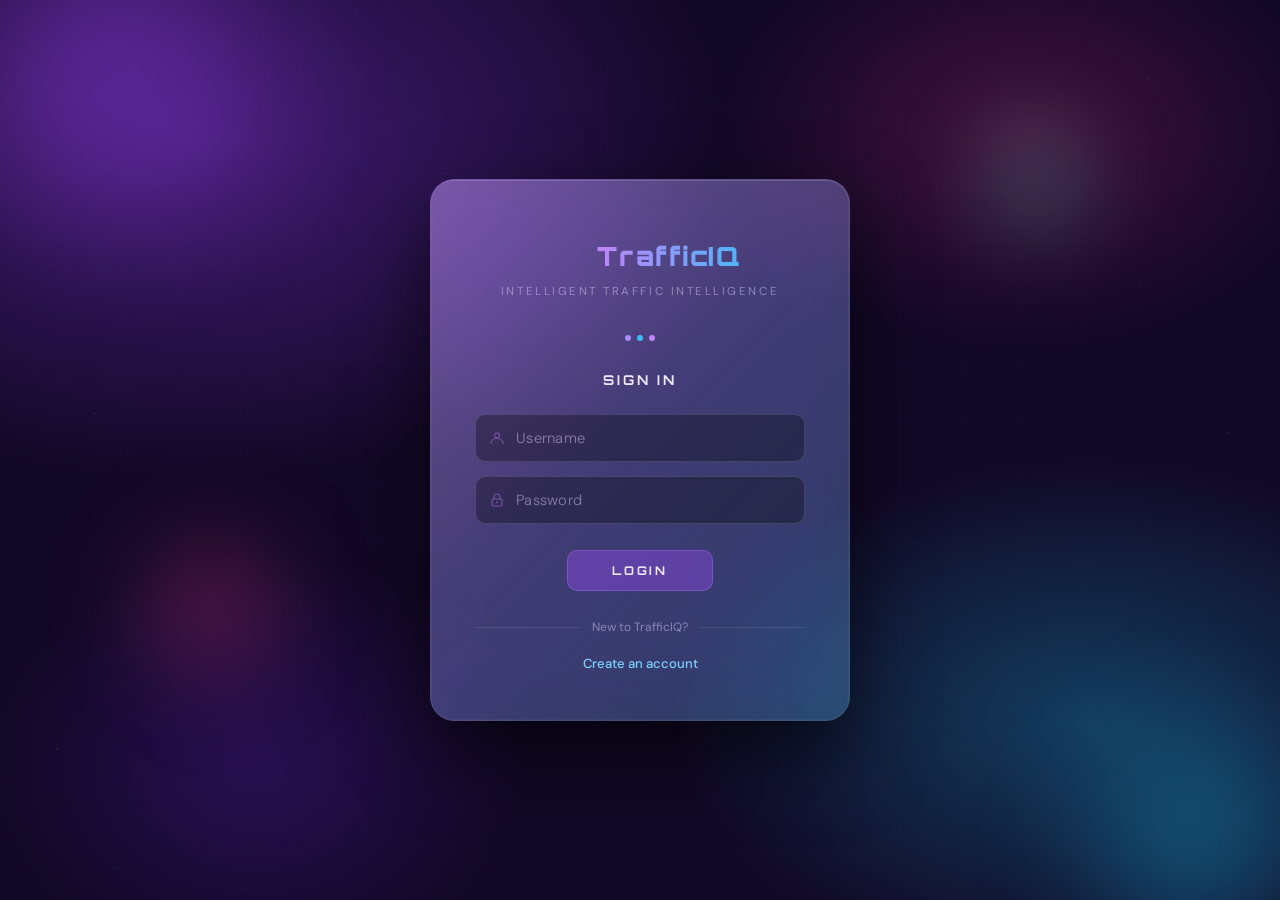
<file: Dashboard/pages/login.html>
<!doctype html>
<html>
  <head>
    <title>Login | TrafficIQ</title>
    <meta name="viewport" content="width=device-width, initial-scale=1" />
    <link rel="preconnect" href="https://fonts.googleapis.com" />
    <link rel="preconnect" href="https://fonts.gstatic.com" crossorigin />
    <link
      href="https://fonts.googleapis.com/css2?family=Orbitron:wght@700;900&family=DM+Sans:ital,opsz,wght@0,9..40,300;0,9..40,400;0,9..40,500;1,9..40,300&display=swap"
      rel="stylesheet"
    />

    <style>
      *,
      *::before,
      *::after {
        box-sizing: border-box;
        margin: 0;
        padding: 0;
      }

      :root {
        --deep: #110825;
        --mid: #1c0d3a;
        --glass: rgba(255, 255, 255, 0.055);
        --border: rgba(255, 255, 255, 0.1);
        --input-bg: rgba(0, 0, 0, 0.3);
        --input-bd: rgba(255, 255, 255, 0.13);
        --focus-ring: rgba(160, 100, 255, 0.55);
        --text: #ede8f8;
        --muted: rgba(210, 195, 240, 0.55);
        --accent: #c084fc;
        --accent2: #38bdf8;
        --btn-bg: rgba(120, 70, 200, 0.6);
        --btn-hover: rgba(150, 90, 240, 0.8);
        --link: #7dd3fc;
      }

      body {
        min-height: 100vh;
        display: flex;
        align-items: center;
        justify-content: center;
        background: var(--deep);
        font-family: "DM Sans", sans-serif;
        color: var(--text);
        overflow: hidden;
        position: relative;
      }

      #bg-canvas {
        position: fixed;
        inset: 0;
        width: 100%;
        height: 100%;
        pointer-events: none;
        z-index: 0;
      }

      .mesh {
        position: fixed;
        inset: 0;
        pointer-events: none;
        z-index: 0;
        background:
          radial-gradient(
            ellipse 60% 55% at 15% 15%,
            rgba(120, 50, 200, 0.5) 0%,
            transparent 70%
          ),
          radial-gradient(
            ellipse 50% 45% at 85% 80%,
            rgba(24, 140, 180, 0.4) 0%,
            transparent 65%
          ),
          radial-gradient(
            ellipse 40% 40% at 80% 15%,
            rgba(180, 40, 110, 0.3) 0%,
            transparent 60%
          ),
          radial-gradient(
            ellipse 35% 40% at 20% 85%,
            rgba(80, 30, 160, 0.35) 0%,
            transparent 60%
          ),
          var(--deep);
        animation: meshShift 18s ease-in-out infinite alternate;
      }
      @keyframes meshShift {
        0% {
          filter: hue-rotate(0deg) brightness(1);
        }
        50% {
          filter: hue-rotate(20deg) brightness(1.05);
        }
        100% {
          filter: hue-rotate(-15deg) brightness(0.95);
        }
      }

      .orb {
        position: fixed;
        border-radius: 50%;
        pointer-events: none;
        z-index: 1;
        animation: orbDrift var(--dur, 14s) ease-in-out infinite alternate;
      }
      .orb1 {
        width: 420px;
        height: 420px;
        background: radial-gradient(
          circle,
          rgba(140, 60, 220, 0.5) 0%,
          transparent 70%
        );
        top: -140px;
        left: -100px;
        --dur: 15s;
        filter: blur(50px);
      }
      .orb2 {
        width: 320px;
        height: 320px;
        background: radial-gradient(
          circle,
          rgba(20, 160, 200, 0.45) 0%,
          transparent 70%
        );
        bottom: -100px;
        right: -80px;
        --dur: 11s;
        filter: blur(45px);
        animation-direction: alternate-reverse;
      }
      .orb3 {
        width: 220px;
        height: 220px;
        background: radial-gradient(
          circle,
          rgba(200, 50, 120, 0.38) 0%,
          transparent 70%
        );
        top: 55%;
        left: 8%;
        --dur: 17s;
        filter: blur(40px);
      }
      .orb4 {
        width: 180px;
        height: 180px;
        background: radial-gradient(
          circle,
          rgba(80, 200, 180, 0.3) 0%,
          transparent 70%
        );
        top: 10%;
        right: 12%;
        --dur: 13s;
        filter: blur(38px);
        animation-direction: alternate-reverse;
      }
      @keyframes orbDrift {
        from {
          transform: translate(0, 0) scale(1);
        }
        to {
          transform: translate(25px, 35px) scale(1.08);
        }
      }

      .grid-overlay {
        position: fixed;
        inset: 0;
        pointer-events: none;
        z-index: 1;
        background-image:
          linear-gradient(rgba(160, 120, 255, 0.04) 1px, transparent 1px),
          linear-gradient(90deg, rgba(160, 120, 255, 0.04) 1px, transparent 1px);
        background-size: 60px 60px;
        mask-image: radial-gradient(
          ellipse 70% 70% at 50% 50%,
          black 0%,
          transparent 100%
        );
      }

      .card {
        position: relative;
        z-index: 10;
        width: 100%;
        max-width: 420px;
        margin: 20px;
        padding: 52px 44px 48px;
        background: var(--glass);
        border: 1px solid var(--border);
        border-radius: 24px;
        box-shadow:
          0 32px 80px rgba(0, 0, 0, 0.6),
          0 0 0 1px rgba(255, 255, 255, 0.04) inset,
          0 1px 0 rgba(255, 255, 255, 0.12) inset;
        backdrop-filter: blur(28px) saturate(1.5);
        -webkit-backdrop-filter: blur(28px) saturate(1.5);
        animation: cardIn 0.8s cubic-bezier(0.22, 1, 0.36, 1) both;
      }
      .card::before {
        content: "";
        position: absolute;
        inset: 0;
        border-radius: 24px;
        background: linear-gradient(
          135deg,
          rgba(255, 255, 255, 0.08) 0%,
          transparent 45%,
          transparent 55%,
          rgba(255, 255, 255, 0.03) 100%
        );
        pointer-events: none;
      }
      .card::after {
        content: "";
        position: absolute;
        inset: -1px;
        border-radius: 25px;
        background: linear-gradient(
          135deg,
          rgba(190, 140, 255, 0.4),
          rgba(56, 189, 248, 0.2),
          rgba(190, 140, 255, 0),
          rgba(56, 189, 248, 0.3)
        );
        z-index: -1;
        animation: borderGlow 6s linear infinite;
        background-size: 300% 300%;
      }
      @keyframes borderGlow {
        0% {
          background-position: 0% 50%;
          opacity: 0.6;
        }
        50% {
          background-position: 100% 50%;
          opacity: 1;
        }
        100% {
          background-position: 0% 50%;
          opacity: 0.6;
        }
      }
      @keyframes cardIn {
        from {
          opacity: 0;
          transform: translateY(32px) scale(0.96);
        }
        to {
          opacity: 1;
          transform: translateY(0) scale(1);
        }
      }

      .logo-wrap {
        display: flex;
        align-items: center;
        justify-content: center;
        gap: 12px;
        margin-bottom: 6px;
        animation: fadeSlide 0.8s 0.1s both;
      }

      .logo-svg-wrap {
        width: 46px;
        height: 46px;
        flex-shrink: 0;
        filter: drop-shadow(0 0 10px rgba(192, 132, 252, 0.7))
          drop-shadow(0 0 24px rgba(56, 189, 248, 0.4));
        animation: logoGlow 3s ease-in-out infinite alternate;
      }
      @keyframes logoGlow {
        0% {
          filter: drop-shadow(0 0 6px rgba(192, 132, 252, 0.5))
            drop-shadow(0 0 16px rgba(56, 189, 248, 0.2));
        }
        100% {
          filter: drop-shadow(0 0 18px rgba(192, 132, 252, 1))
            drop-shadow(0 0 36px rgba(56, 189, 248, 0.7));
        }
      }

      .ring-outer {
        animation: spinCW 7s linear infinite;
        transform-origin: 18px 18px;
      }
      .ring-mid {
        animation: spinCCW 5s linear infinite;
        transform-origin: 18px 18px;
      }
      .ring-inner {
        animation: spinCW 3s linear infinite;
        transform-origin: 18px 18px;
      }
      .scanner {
        animation: scanSweep 2.5s linear infinite;
        transform-origin: 18px 18px;
      }
      .orbit-a {
        animation: spinCW 2s linear infinite;
        transform-origin: 18px 18px;
      }
      .orbit-b {
        animation: spinCCW 3s linear infinite;
        transform-origin: 18px 18px;
      }
      .orbit-c {
        animation: spinCW 1.6s linear infinite;
        transform-origin: 18px 18px;
      }
      .center-core {
        animation: corePulse 2s ease-in-out infinite;
        transform-origin: 18px 18px;
      }
      .cross {
        animation: crossBlink 4s ease-in-out infinite alternate;
      }

      @keyframes spinCW {
        to {
          transform: rotate(360deg);
        }
      }
      @keyframes spinCCW {
        to {
          transform: rotate(-360deg);
        }
      }
      @keyframes scanSweep {
        to {
          transform: rotate(360deg);
        }
      }
      @keyframes corePulse {
        0%,
        100% {
          transform: scale(1);
          opacity: 1;
        }
        50% {
          transform: scale(1.5);
          opacity: 0.65;
        }
      }
      @keyframes crossBlink {
        0% {
          opacity: 0.2;
        }
        100% {
          opacity: 0.5;
        }
      }

      .logo-text {
        font-family: "Orbitron", sans-serif;
        font-size: 1.65rem;
        font-weight: 900;
        letter-spacing: 0.06em;
        background: linear-gradient(
          90deg,
          #c084fc 0%,
          #38bdf8 60%,
          #c084fc 100%
        );
        background-size: 200% auto;
        -webkit-background-clip: text;
        -webkit-text-fill-color: transparent;
        background-clip: text;
        animation: shimmer 4s linear infinite;
      }
      @keyframes shimmer {
        from {
          background-position: 0% center;
        }
        to {
          background-position: 200% center;
        }
      }

      .tagline {
        text-align: center;
        font-size: 0.72rem;
        letter-spacing: 0.22em;
        text-transform: uppercase;
        color: var(--muted);
        margin-bottom: 36px;
        animation: fadeSlide 0.8s 0.2s both;
      }
      .login-heading {
        font-family: "Orbitron", sans-serif;
        font-size: 0.85rem;
        font-weight: 700;
        letter-spacing: 0.2em;
        text-transform: uppercase;
        text-align: center;
        color: var(--text);
        margin-bottom: 26px;
        opacity: 0.8;
        animation: fadeSlide 0.8s 0.25s both;
      }

      .field {
        position: relative;
        margin-bottom: 14px;
        animation: fadeSlide 0.7s both;
      }
      .field:nth-child(1) {
        animation-delay: 0.3s;
      }
      .field:nth-child(2) {
        animation-delay: 0.38s;
      }
      .field-icon {
        position: absolute;
        left: 14px;
        top: 50%;
        transform: translateY(-50%);
        width: 16px;
        height: 16px;
        opacity: 0.45;
        pointer-events: none;
        transition: opacity 0.2s;
      }
      .field input {
        width: 100%;
        padding: 13px 16px 13px 40px;
        background: var(--input-bg);
        border: 1px solid var(--input-bd);
        border-radius: 10px;
        color: var(--text);
        font-family: "DM Sans", sans-serif;
        font-size: 0.92rem;
        font-weight: 300;
        letter-spacing: 0.02em;
        outline: none;
        transition:
          border-color 0.25s,
          box-shadow 0.25s,
          background 0.25s;
      }
      .field input::placeholder {
        color: var(--muted);
      }
      .field input:focus {
        border-color: var(--focus-ring);
        background: rgba(0, 0, 0, 0.42);
        box-shadow:
          0 0 0 3px rgba(160, 100, 255, 0.18),
          inset 0 1px 0 rgba(255, 255, 255, 0.05);
      }
      .field:focus-within .field-icon {
        opacity: 0.85;
      }

      .btn-wrap {
        display: flex;
        justify-content: center;
        margin-top: 26px;
        animation: fadeSlide 0.7s 0.46s both;
      }
      .btn {
        position: relative;
        padding: 12px 44px;
        background: var(--btn-bg);
        border: 1px solid rgba(180, 140, 255, 0.28);
        border-radius: 10px;
        color: var(--text);
        font-family: "Orbitron", sans-serif;
        font-size: 0.75rem;
        font-weight: 700;
        letter-spacing: 0.22em;
        text-transform: uppercase;
        cursor: pointer;
        overflow: hidden;
        transition:
          background 0.25s,
          box-shadow 0.25s,
          transform 0.15s,
          border-color 0.25s;
      }
      .btn::before {
        content: "";
        position: absolute;
        top: 0;
        left: -100%;
        width: 70%;
        height: 100%;
        background: linear-gradient(
          90deg,
          transparent,
          rgba(255, 255, 255, 0.12),
          transparent
        );
        transform: skewX(-20deg);
        transition: left 0.45s ease;
      }
      .btn:hover {
        background: var(--btn-hover);
        border-color: rgba(190, 140, 255, 0.55);
        box-shadow:
          0 0 28px rgba(160, 100, 255, 0.4),
          0 0 60px rgba(160, 100, 255, 0.15);
        transform: translateY(-2px);
      }
      .btn:hover::before {
        left: 140%;
      }
      .btn:active {
        transform: translateY(0);
        box-shadow: none;
      }

      .error-msg {
        display: none;
        text-align: center;
        margin-top: 14px;
        font-size: 0.83rem;
        color: #f87171;
        animation: fadeSlide 0.3s both;
      }

      .divider {
        display: flex;
        align-items: center;
        gap: 12px;
        margin: 28px 0 0;
        animation: fadeSlide 0.7s 0.52s both;
      }
      .divider span {
        flex: 1;
        height: 1px;
        background: var(--border);
      }
      .divider p {
        font-size: 0.75rem;
        color: var(--muted);
        white-space: nowrap;
      }

      .footer {
        text-align: center;
        margin-top: 20px;
        font-size: 0.82rem;
        color: var(--muted);
        font-weight: 300;
        animation: fadeSlide 0.7s 0.58s both;
      }
      .footer a {
        color: var(--link);
        text-decoration: none;
        font-weight: 500;
        transition:
          color 0.2s,
          text-shadow 0.2s;
      }
      .footer a:hover {
        color: #bae6fd;
        text-shadow: 0 0 12px rgba(56, 189, 248, 0.55);
      }

      .status-row {
        display: flex;
        align-items: center;
        justify-content: center;
        gap: 6px;
        margin-bottom: 30px;
        animation: fadeSlide 0.7s 0.15s both;
      }
      .dot {
        width: 6px;
        height: 6px;
        border-radius: 50%;
        animation: pulse 2.5s ease-in-out infinite;
      }
      .dot1 {
        background: #a78bfa;
        animation-delay: 0s;
      }
      .dot2 {
        background: #38bdf8;
        animation-delay: 0.35s;
      }
      .dot3 {
        background: #c084fc;
        animation-delay: 0.7s;
      }
      @keyframes pulse {
        0%,
        100% {
          opacity: 0.35;
          transform: scale(0.85);
        }
        50% {
          opacity: 1;
          transform: scale(1.15);
        }
      }
      @keyframes fadeSlide {
        from {
          opacity: 0;
          transform: translateY(14px);
        }
        to {
          opacity: 1;
          transform: translateY(0);
        }
      }
    </style>
  </head>

  <body>
    <div class="mesh"></div>
    <div class="orb orb1"></div>
    <div class="orb orb2"></div>
    <div class="orb orb3"></div>
    <div class="orb orb4"></div>
    <div class="grid-overlay"></div>
    <canvas id="bg-canvas"></canvas>

    <div class="card">
      <div class="logo-wrap">
        <div class="logo-svg-wrap"><i class="fa-solid fa-chart-simple"></i></div>
        <span class="logo-text">TrafficIQ</span>
      </div>

      <p class="tagline">Intelligent Traffic Intelligence</p>

      <div class="status-row">
        <div class="dot dot1"></div>
        <div class="dot dot2"></div>
        <div class="dot dot3"></div>
      </div>

      <p class="login-heading">Sign In</p>

      <div class="field">
        <input
          id="username"
          type="text"
          placeholder="Username"
          autocomplete="username"
        />
        <svg class="field-icon" viewBox="0 0 16 16" fill="none">
          <circle cx="8" cy="5.5" r="2.5" stroke="#c084fc" stroke-width="1.2" />
          <path
            d="M2 13.5c0-3 2.5-5 6-5s6 2 6 5"
            stroke="#c084fc"
            stroke-width="1.2"
            stroke-linecap="round"
          />
        </svg>
      </div>

      <div class="field">
        <input
          id="password"
          type="password"
          placeholder="Password"
          autocomplete="current-password"
        />
        <svg class="field-icon" viewBox="0 0 16 16" fill="none">
          <rect
            x="3"
            y="7"
            width="10"
            height="7"
            rx="1.5"
            stroke="#c084fc"
            stroke-width="1.2"
          />
          <path
            d="M5 7V5a3 3 0 0 1 6 0v2"
            stroke="#c084fc"
            stroke-width="1.2"
            stroke-linecap="round"
          />
          <circle cx="8" cy="10.5" r="1" fill="#c084fc" />
        </svg>
      </div>

      <div class="btn-wrap">
        <button class="btn" id="loginBtn" onclick="login()">Login</button>
      </div>

      <p class="error-msg" id="errorMsg"></p>

      <div class="divider">
        <span></span>
        <p>New to TrafficIQ?</p>
        <span></span>
      </div>

      <p class="footer"><a href="signup.html">Create an account</a></p>
    </div>

    <script>
      const canvas = document.getElementById("bg-canvas");
      const ctx = canvas.getContext("2d");
      let W,
        H,
        particles = [];
      function resize() {
        W = canvas.width = window.innerWidth;
        H = canvas.height = window.innerHeight;
      }
      class Particle {
        constructor() {
          this.reset(true);
        }
        reset(init) {
          this.x = Math.random() * W;
          this.y = init ? Math.random() * H : H + 10;
          this.r = Math.random() * 1.2 + 0.3;
          this.vy = -(Math.random() * 0.4 + 0.15);
          this.vx = (Math.random() - 0.5) * 0.2;
          this.a = 0;
          this.ta = Math.random() * 0.55 + 0.1;
          this.color = Math.random() < 0.55 ? "#c084fc" : "#38bdf8";
        }
        update() {
          this.x += this.vx;
          this.y += this.vy;
          this.a += (this.ta - this.a) * 0.02;
          if (this.y < -10) this.reset(false);
        }
        draw() {
          ctx.globalAlpha = this.a * 0.65;
          ctx.fillStyle = this.color;
          ctx.beginPath();
          ctx.arc(this.x, this.y, this.r, 0, Math.PI * 2);
          ctx.fill();
        }
      }
      function init() {
        resize();
        particles = Array.from({ length: 90 }, () => new Particle());
      }
      function loop() {
        ctx.clearRect(0, 0, W, H);
        particles.forEach((p) => {
          p.update();
          p.draw();
        });
        ctx.globalAlpha = 1;
        requestAnimationFrame(loop);
      }
      window.addEventListener("resize", resize);
      init();
      loop();
    </script>

    <script>
      // If already logged in, skip straight to dashboard
      async function login() {
        const username = document.getElementById("username").value.trim();
        const password = document.getElementById("password").value;
        const btn = document.getElementById("loginBtn");
        const errorMsg = document.getElementById("errorMsg");

        if (!username || !password) {
          errorMsg.textContent = "Please enter username and password.";
          errorMsg.style.display = "block";
          return;
        }

        btn.textContent = "Signing in...";
        btn.disabled = true;
        errorMsg.style.display = "none";

        try {
          const res = await fetch("/api/login", {
            method: "POST",
            credentials: "include",
            headers: { "Content-Type": "application/json" },
            body: JSON.stringify({ username, password }),
          });

          const data = await res.json();

          if (data.success) {
            window.location.replace("index.html");
          } else {
            errorMsg.textContent =
              data.message || "Login failed. Please try again.";
            errorMsg.style.display = "block";
            btn.textContent = "Login";
            btn.disabled = false;
          }
        } catch (err) {
          errorMsg.textContent = "Server error. Please try again.";
          errorMsg.style.display = "block";
          btn.textContent = "Login";
          btn.disabled = false;
        }
      }
      // Allow pressing Enter to submit
      document.addEventListener("keydown", function (e) {
        if (e.key === "Enter") login();
      });
    </script>
  </body>
</html>
</file>
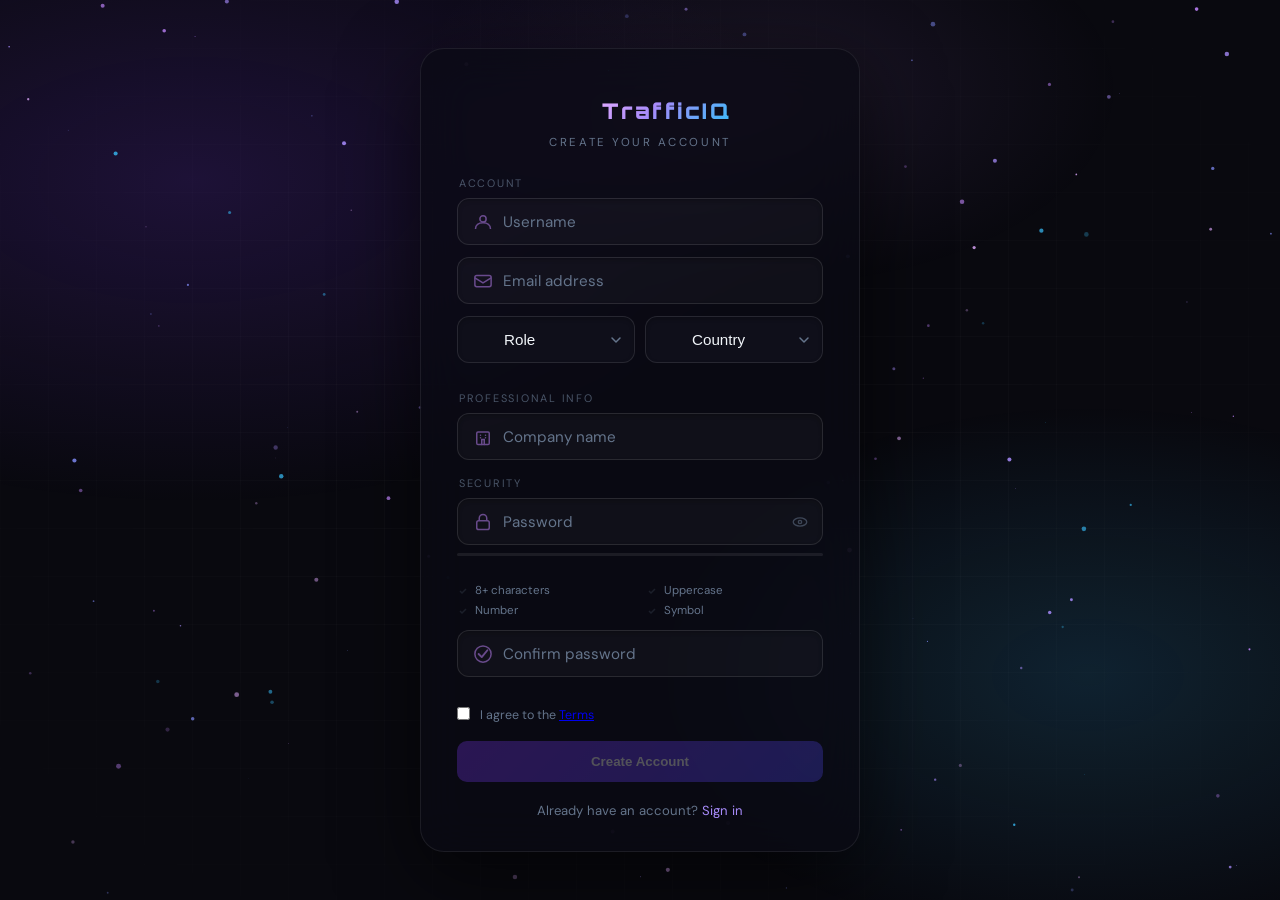
<file: Dashboard/pages/signup.html>
<!doctype html>
<meta charset="UTF-8" />
<title>Signup | TrafficIQ</title>
<html lang="en">
  <head>
    <meta name="viewport" content="width=device-width, initial-scale=1" />
    <link rel="preconnect" href="https://fonts.googleapis.com" />
    <link rel="preconnect" href="https://fonts.gstatic.com" crossorigin />
    <link
      href="https://fonts.googleapis.com/css2?family=Orbitron:wght@700;900&family=DM+Sans:opsz,wght@9..40,300;9..40,400;9..40,500&display=swap"
      rel="stylesheet"
    />

    <style>
      :root {
        --bg: #09090f;
        --surface: rgba(255, 255, 255, 0.032);
        --border: rgba(255, 255, 255, 0.08);
        --text: #f1f5f9;
        --muted: #64748b;
        --link: #a78bfa;
        --accent1: #c084fc;
        --accent2: #38bdf8;
        --input-bg: rgba(255, 255, 255, 0.045);
        --radius: 14px;
      }

      *,
      *::before,
      *::after {
        box-sizing: border-box;
        margin: 0;
        padding: 0;
      }

      body {
        font-family: "DM Sans", sans-serif;
        font-weight: 400;
        background: var(--bg);
        color: var(--text);
        min-height: 100vh;
        display: flex;
        align-items: center;
        justify-content: center;
        overflow-x: hidden;
        position: relative;
      }

      .mesh {
        position: fixed;
        inset: 0;
        z-index: 0;
        background:
          radial-gradient(
            ellipse 80% 60% at 15% 20%,
            rgba(124, 58, 237, 0.18) 0%,
            transparent 60%
          ),
          radial-gradient(
            ellipse 60% 50% at 85% 75%,
            rgba(56, 189, 248, 0.14) 0%,
            transparent 60%
          ),
          radial-gradient(
            ellipse 50% 40% at 60% 10%,
            rgba(192, 132, 252, 0.1) 0%,
            transparent 55%
          );
      }

      .grid-overlay {
        position: fixed;
        inset: 0;
        z-index: 0;
        pointer-events: none;
        background-image:
          linear-gradient(rgba(255, 255, 255, 0.024) 1px, transparent 1px),
          linear-gradient(
            90deg,
            rgba(255, 255, 255, 0.024) 1px,
            transparent 1px
          );
        background-size: 48px 48px;
        mask-image: radial-gradient(
          ellipse 90% 90% at 50% 50%,
          black 20%,
          transparent 80%
        );
      }

      canvas#bg-canvas {
        position: fixed;
        inset: 0;
        z-index: 0;
        pointer-events: none;
      }

      .login-box {
        position: relative;
        z-index: 10;
        width: 100%;
        max-width: 440px;
        margin: 32px 16px;
        padding: 40px 36px 32px;
        background: rgba(10, 10, 20, 0.72);
        border: 1px solid var(--border);
        border-radius: 24px;
        backdrop-filter: blur(24px);
        -webkit-backdrop-filter: blur(24px);
        box-shadow: 0 24px 80px rgba(0, 0, 0, 0.6);
      }

      .logo-wrap {
        display: flex;
        align-items: center;
        justify-content: center;
        gap: 12px;
        margin-bottom: 4px;
      }

      .logo-svg-wrap {
        width: 42px;
        height: 42px;
        flex-shrink: 0;
        animation: logoGlow 3s ease-in-out infinite alternate;
      }
      @keyframes logoGlow {
        0% {
          filter: drop-shadow(0 0 6px rgba(192, 132, 252, 0.5))
            drop-shadow(0 0 16px rgba(56, 189, 248, 0.2));
        }
        100% {
          filter: drop-shadow(0 0 18px rgba(192, 132, 252, 1))
            drop-shadow(0 0 36px rgba(56, 189, 248, 0.7));
        }
      }

      .ring-outer {
        animation: spinCW 7s linear infinite;
        transform-origin: 18px 18px;
      }
      .ring-mid {
        animation: spinCCW 5s linear infinite;
        transform-origin: 18px 18px;
      }
      .ring-inner {
        animation: spinCW 3s linear infinite;
        transform-origin: 18px 18px;
      }
      .scanner {
        animation: scanSweep 2.5s linear infinite;
        transform-origin: 18px 18px;
      }
      .orbit-a {
        animation: spinCW 2s linear infinite;
        transform-origin: 18px 18px;
      }
      .orbit-b {
        animation: spinCCW 3s linear infinite;
        transform-origin: 18px 18px;
      }
      .orbit-c {
        animation: spinCW 1.6s linear infinite;
        transform-origin: 18px 18px;
      }
      .center-core {
        animation: corePulse 2s ease-in-out infinite;
        transform-origin: 18px 18px;
      }
      .cross-hair {
        animation: crossBlink 4s ease-in-out infinite alternate;
      }

      @keyframes spinCW {
        to {
          transform: rotate(360deg);
        }
      }
      @keyframes spinCCW {
        to {
          transform: rotate(-360deg);
        }
      }
      @keyframes scanSweep {
        to {
          transform: rotate(360deg);
        }
      }
      @keyframes corePulse {
        0%,
        100% {
          transform: scale(1);
          opacity: 1;
        }
        50% {
          transform: scale(1.5);
          opacity: 0.65;
        }
      }
      @keyframes crossBlink {
        0% {
          opacity: 0.2;
        }
        100% {
          opacity: 0.5;
        }
      }

      .login-box h1 {
        font-family: "Orbitron", sans-serif;
        font-size: 1.35rem;
        font-weight: 900;
        letter-spacing: 0.12em;
        background: linear-gradient(
          135deg,
          #e0aaff 0%,
          #a78bfa 40%,
          #38bdf8 100%
        );
        -webkit-background-clip: text;
        -webkit-text-fill-color: transparent;
      }

      .tagline {
        text-align: center;
        font-size: 0.72rem;
        letter-spacing: 0.22em;
        text-transform: uppercase;
        color: var(--muted);
        margin-bottom: 26px;
      }

      .section-label {
        font-size: 0.68rem;
        letter-spacing: 0.16em;
        text-transform: uppercase;
        color: var(--muted);
        margin: 16px 0 8px 2px;
        opacity: 0.7;
      }

      .field-row {
        display: grid;
        grid-template-columns: 1fr 1fr;
        gap: 10px;
      }

      .field {
        position: relative;
        margin-bottom: 12px;
      }

      .field input,
      .field select {
        width: 100%;
        background: rgba(255, 255, 255, 0.03);
        border: 1px solid rgba(255, 255, 255, 0.1);
        border-radius: 12px;
        color: var(--text);
        font-size: 0.95rem;
        padding: 14px 14px 14px 46px;
        outline: none;
        transition: all 0.3s cubic-bezier(0.4, 0, 0.2, 1);
        -webkit-appearance: none;
        appearance: none;
        box-shadow: inset 0 2px 4px rgba(0,0,0,0.2);
      }

      .field label {
        position: absolute;
        left: 46px;
        top: 50%;
        transform: translateY(-50%);
        color: var(--muted);
        font-size: 0.95rem;
        pointer-events: none;
        transition: all 0.3s cubic-bezier(0.4, 0, 0.2, 1);
        background: transparent;
      }

      /* Floating Label Trigger */
      .field input:focus ~ label,
      .field input:not(:placeholder-shown) ~ label {
        top: -1px;
        left: 14px;
        font-size: 0.75rem;
        font-weight: 600;
        color: var(--accent1);
        background: #0d0d16;
        padding: 0 8px;
        border-radius: 4px;
        transform: translateY(-50%);
        letter-spacing: 0.05em;
        box-shadow: 0 2px 4px rgba(0,0,0,0.5);
      }

      .field select {
        background-color: #0f0f1a;
        color: var(--text);
        cursor: pointer;
        background-image: url("data:image/svg+xml,%3Csvg xmlns='http://www.w3.org/2000/svg' width='12' height='12' viewBox='0 0 12 12' fill='none'%3E%3Cpath d='M2 4l4 4 4-4' stroke='%2364748b' stroke-width='1.5' stroke-linecap='round' stroke-linejoin='round'/%3E%3C/svg%3E");
        background-repeat: no-repeat;
        background-position: right 12px center;
        padding-right: 36px;
      }

      .field select option {
        background-color: #0f0f1a;
        color: var(--text);
      }

      .field select option:disabled {
        color: var(--muted);
      }

      .field input:hover,
      .field select:hover {
        border-color: rgba(192, 132, 252, 0.4);
        background: rgba(255, 255, 255, 0.05);
      }

      .field input:focus,
      .field select:focus {
        border-color: var(--accent2);
        background: rgba(56, 189, 248, 0.05);
        box-shadow: 0 0 0 4px rgba(56, 189, 248, 0.15), inset 0 2px 4px rgba(0,0,0,0.2);
      }

      .field input:focus ~ .field-icon,
      .field select:focus ~ .field-icon {
        stroke: var(--accent2);
        opacity: 1;
        transform: translateY(-50%) scale(1.1);
      }

      .field-icon {
        position: absolute;
        left: 16px;
        top: 50%;
        transform: translateY(-50%);
        width: 20px;
        height: 20px;
        opacity: 0.5;
        transition: all 0.3s cubic-bezier(0.4, 0, 0.2, 1);
        pointer-events: none;
      }

      .eye-btn {
        position: absolute;
        right: 12px;
        top: 50%;
        transform: translateY(-50%);
        background: none;
        border: none;
        cursor: pointer;
        color: var(--muted);
        display: flex;
        align-items: center;
        justify-content: center;
        padding: 2px;
        opacity: 0.55;
        transition: opacity 0.2s;
      }
      .eye-btn:hover {
        opacity: 1;
      }
      .eye-btn svg {
        width: 18px;
        height: 18px;
      }

      /* Strength Meter */
      .strength-wrap {
        margin: -4px 0 10px;
      }
      .strength-track {
        height: 3px;
        background: rgba(255, 255, 255, 0.08);
        border-radius: 99px;
        overflow: hidden;
      }
      .strength-fill {
        height: 100%;
        width: 0%;
        border-radius: 99px;
        transition:
          width 0.4s ease,
          background 0.3s;
      }
      .strength-label {
        font-size: 0.7rem;
        letter-spacing: 0.1em;
        text-transform: uppercase;
        margin-top: 5px;
        height: 12px;
        font-weight: 700;
      }

      /* Requirements */
      .req-list {
        margin: 0 0 12px;
        display: grid;
        grid-template-columns: 1fr 1fr;
        gap: 5px 12px;
      }
      .req {
        display: flex;
        align-items: center;
        gap: 6px;
        font-size: 0.72rem;
        color: var(--muted);
        transition: color 0.25s;
      }
      .req svg {
        width: 12px;
        height: 12px;
        opacity: 0.2;
        transition:
          opacity 0.25s,
          transform 0.3s;
      }
      .req.met {
        color: #86efac;
      }
      .req.met svg {
        opacity: 1;
        transform: scale(1.1);
      }

      .match-hint {
        font-size: 0.72rem;
        margin: -6px 0 10px 2px;
        height: 14px;
        opacity: 0;
      }
      .match-hint.show {
        opacity: 1;
      }
      .match-hint.ok {
        color: #86efac;
      }
      .match-hint.bad {
        color: #f87171;
      }

      .terms-row {
        display: flex;
        align-items: flex-start;
        gap: 10px;
        margin: 8px 0 18px;
      }
      .terms-row label {
        font-size: 0.78rem;
        color: var(--muted);
        cursor: pointer;
      }

      #signup-btn {
        width: 100%;
        background: linear-gradient(135deg, #7c3aed 0%, #4f46e5 100%);
        border: none;
        border-radius: 10px;
        color: #fff;
        padding: 13px;
        cursor: pointer;
        font-weight: 600;
        transition: all 0.2s;
      }
      #signup-btn:disabled {
        opacity: 0.3;
        cursor: not-allowed;
      }
      #signup-btn:hover:not(:disabled) {
        transform: translateY(-2px);
        box-shadow: 0 8px 24px rgba(124, 58, 237, 0.4);
      }

      .footer-link {
        text-align: center;
        margin-top: 20px;
        font-size: 0.82rem;
        color: var(--muted);
      }
      .footer-link a {
        color: var(--link);
        text-decoration: none;
      }

      /* Terms Modal Styles */
      .modal-overlay {
        position: fixed;
        inset: 0;
        background: rgba(0, 0, 0, 0.6);
        backdrop-filter: blur(8px);
        -webkit-backdrop-filter: blur(8px);
        z-index: 1000;
        display: flex;
        align-items: center;
        justify-content: center;
        opacity: 0;
        visibility: hidden;
        transition: all 0.3s ease;
      }
      .modal-overlay.active {
        opacity: 1;
        visibility: visible;
      }
      .modal-content {
        background: rgba(10, 10, 20, 0.95);
        border: 1px solid var(--border);
        border-radius: 20px;
        width: 90%;
        max-width: 850px;
        max-height: 90vh;
        display: flex;
        flex-direction: column;
        box-shadow: 0 32px 100px rgba(0, 0, 0, 0.9);
        transform: translateY(20px) scale(0.95);
        transition: all 0.3s cubic-bezier(0.4, 0, 0.2, 1);
      }
      .modal-overlay.active .modal-content {
        transform: translateY(0) scale(1);
      }
      .modal-header {
        padding: 32px 40px;
        border-bottom: 1px solid rgba(255, 255, 255, 0.05);
        display: flex;
        justify-content: space-between;
        align-items: center;
      }
      .modal-header h2 {
        font-family: "Orbitron", sans-serif;
        font-size: 1.5rem;
        letter-spacing: 0.05em;
        color: var(--accent1);
        margin: 0;
      }
      .modal-close {
        background: none;
        border: none;
        color: var(--muted);
        cursor: pointer;
        padding: 4px;
        display: flex;
        align-items: center;
        justify-content: center;
        transition: color 0.2s;
      }
      .modal-close:hover {
        color: var(--text);
      }
      .modal-body {
        padding: 40px;
        overflow-y: auto;
        color: #cbd5e1;
        font-size: 1rem;
        line-height: 1.7;
      }
      .modal-body p {
        margin-bottom: 16px;
      }
      .modal-body h3 {
        color: var(--accent2);
        font-size: 1.15rem;
        margin: 30px 0 12px;
        font-weight: 600;
        letter-spacing: 0.02em;
      }
      .modal-body h3:first-child {
        margin-top: 0;
      }
      .modal-body::-webkit-scrollbar {
        width: 8px;
      }
      .modal-body::-webkit-scrollbar-track {
        background: rgba(255, 255, 255, 0.02);
      }
      .modal-body::-webkit-scrollbar-thumb {
        background: rgba(255, 255, 255, 0.1);
        border-radius: 4px;
      }
      .modal-footer {
        padding: 24px 40px;
        border-top: 1px solid rgba(255, 255, 255, 0.05);
        display: flex;
        justify-content: flex-end;
      }
      .btn-accept {
        background: linear-gradient(135deg, #7c3aed 0%, #4f46e5 100%);
        border: none;
        border-radius: 8px;
        color: #fff;
        padding: 12px 32px;
        cursor: pointer;
        font-weight: 600;
        font-size: 1rem;
        transition: all 0.2s;
      }
      .btn-accept:hover {
        transform: translateY(-2px);
        box-shadow: 0 6px 16px rgba(124, 58, 237, 0.4);
      }
    </style>
  </head>

  <body>
    <div class="mesh"></div>
    <div class="grid-overlay"></div>
    <canvas id="bg-canvas"></canvas>

    <div class="login-box">
      <div class="logo-wrap">
        <div class="logo-svg-wrap"><i class="fa-solid fa-chart-simple"></i></div>
        <h1>TrafficIQ</h1>
      </div>
      <p class="tagline">Create your account</p>

      <p class="section-label">Account</p>

      <div class="field">
        <input
          id="username"
          type="text"
          placeholder=" "
          oninput="updateBtn()"
        />
        <label for="username">Username</label>
        <svg
          class="field-icon"
          viewBox="0 0 16 16"
          fill="none"
          stroke="#c084fc"
        >
          <circle cx="8" cy="5.5" r="2.5" stroke-width="1.2" />
          <path d="M2 13.5c0-3 2.5-5 6-5s6 2 6 5" stroke-width="1.2" />
        </svg>
      </div>

      <div class="field">
        <input
          id="email"
          type="email"
          placeholder=" "
          oninput="updateBtn()"
        />
        <label for="email">Email address</label>
        <svg
          class="field-icon"
          viewBox="0 0 16 16"
          fill="none"
          stroke="#c084fc"
        >
          <rect
            x="1.5"
            y="3.5"
            width="13"
            height="9"
            rx="1.5"
            stroke-width="1.2"
          />
          <path d="M1.5 5.5l6.5 4 6.5-4" stroke-width="1.2" />
        </svg>
      </div>

      <div class="field-row">
        <div class="field">
          <select id="role" onchange="updateBtn()">
            <option value="" disabled selected>Role</option>
            <option>Data Analyst</option>
            <option>Data Scientist</option>
            <option>Data Engineer</option>
            <option>Machine Learning Engineer</option>
            <option>Software Engineer</option>
            <option>Frontend Developer</option>
            <option>Backend Developer</option>
            <option>Full Stack Developer</option>
            <option>DevOps Engineer</option>
            <option>Cybersecurity Analyst</option>
            <option>Cloud Architect</option>
            <option>AI Researcher</option>
            <option>Database Administrator</option>
            <option>Product Manager</option>
            <option>Systems Analyst</option>
            <option>Network Engineer</option>
            <option>QA Engineer</option>
            <option>Other</option>
          </select>
        </div>
        <div class="field">
          <select id="country" onchange="updateBtn()">
            <option value="" disabled selected>Country</option>
            <option>Afghanistan</option>
            <option>Albania</option>
            <option>Algeria</option>
            <option>Andorra</option>
            <option>Angola</option>
            <option>Antigua and Barbuda</option>
            <option>Argentina</option>
            <option>Armenia</option>
            <option>Australia</option>
            <option>Austria</option>
            <option>Azerbaijan</option>
            <option>Bahamas</option>
            <option>Bahrain</option>
            <option>Bangladesh</option>
            <option>Barbados</option>
            <option>Belarus</option>
            <option>Belgium</option>
            <option>Belize</option>
            <option>Benin</option>
            <option>Bhutan</option>
            <option>Bolivia</option>
            <option>Bosnia and Herzegovina</option>
            <option>Botswana</option>
            <option>Brazil</option>
            <option>Brunei</option>
            <option>Bulgaria</option>
            <option>Burkina Faso</option>
            <option>Burundi</option>
            <option>Côte d'Ivoire</option>
            <option>Cabo Verde</option>
            <option>Cambodia</option>
            <option>Cameroon</option>
            <option>Canada</option>
            <option>Central African Republic</option>
            <option>Chad</option>
            <option>Chile</option>
            <option>China</option>
            <option>Colombia</option>
            <option>Comoros</option>
            <option>Congo (Congo-Brazzaville)</option>
            <option>Costa Rica</option>
            <option>Croatia</option>
            <option>Cuba</option>
            <option>Cyprus</option>
            <option>Czechia (Czech Republic)</option>
            <option>Democratic Republic of the Congo</option>
            <option>Denmark</option>
            <option>Djibouti</option>
            <option>Dominica</option>
            <option>Dominican Republic</option>
            <option>Ecuador</option>
            <option>Egypt</option>
            <option>El Salvador</option>
            <option>Equatorial Guinea</option>
            <option>Eritrea</option>
            <option>Estonia</option>
            <option>Eswatini (fmr. Swaziland)</option>
            <option>Ethiopia</option>
            <option>Fiji</option>
            <option>Finland</option>
            <option>France</option>
            <option>Gabon</option>
            <option>Gambia</option>
            <option>Georgia</option>
            <option>Germany</option>
            <option>Ghana</option>
            <option>Greece</option>
            <option>Grenada</option>
            <option>Guatemala</option>
            <option>Guinea</option>
            <option>Guinea-Bissau</option>
            <option>Guyana</option>
            <option>Haiti</option>
            <option>Holy See</option>
            <option>Honduras</option>
            <option>Hungary</option>
            <option>Iceland</option>
            <option>India</option>
            <option>Indonesia</option>
            <option>Iran</option>
            <option>Iraq</option>
            <option>Ireland</option>
            <option>Israel</option>
            <option>Italy</option>
            <option>Jamaica</option>
            <option>Japan</option>
            <option>Jordan</option>
            <option>Kazakhstan</option>
            <option>Kenya</option>
            <option>Kiribati</option>
            <option>Kuwait</option>
            <option>Kyrgyzstan</option>
            <option>Laos</option>
            <option>Latvia</option>
            <option>Lebanon</option>
            <option>Lesotho</option>
            <option>Liberia</option>
            <option>Libya</option>
            <option>Liechtenstein</option>
            <option>Lithuania</option>
            <option>Luxembourg</option>
            <option>Madagascar</option>
            <option>Malawi</option>
            <option>Malaysia</option>
            <option>Maldives</option>
            <option>Mali</option>
            <option>Malta</option>
            <option>Marshall Islands</option>
            <option>Mauritania</option>
            <option>Mauritius</option>
            <option>Mexico</option>
            <option>Micronesia</option>
            <option>Moldova</option>
            <option>Monaco</option>
            <option>Mongolia</option>
            <option>Montenegro</option>
            <option>Morocco</option>
            <option>Mozambique</option>
            <option>Myanmar (formerly Burma)</option>
            <option>Namibia</option>
            <option>Nauru</option>
            <option>Nepal</option>
            <option>Netherlands</option>
            <option>New Zealand</option>
            <option>Nicaragua</option>
            <option>Niger</option>
            <option>Nigeria</option>
            <option>North Korea</option>
            <option>North Macedonia</option>
            <option>Norway</option>
            <option>Oman</option>
            <option>Pakistan</option>
            <option>Palau</option>
            <option>Palestine State</option>
            <option>Panama</option>
            <option>Papua New Guinea</option>
            <option>Paraguay</option>
            <option>Peru</option>
            <option>Philippines</option>
            <option>Poland</option>
            <option>Portugal</option>
            <option>Qatar</option>
            <option>Romania</option>
            <option>Russia</option>
            <option>Rwanda</option>
            <option>Saint Kitts and Nevis</option>
            <option>Saint Lucia</option>
            <option>Saint Vincent and the Grenadines</option>
            <option>Samoa</option>
            <option>San Marino</option>
            <option>Sao Tome and Principe</option>
            <option>Saudi Arabia</option>
            <option>Senegal</option>
            <option>Serbia</option>
            <option>Seychelles</option>
            <option>Sierra Leone</option>
            <option>Singapore</option>
            <option>Slovakia</option>
            <option>Slovenia</option>
            <option>Solomon Islands</option>
            <option>Somalia</option>
            <option>South Africa</option>
            <option>South Korea</option>
            <option>South Sudan</option>
            <option>Spain</option>
            <option>Sri Lanka</option>
            <option>Sudan</option>
            <option>Suriname</option>
            <option>Sweden</option>
            <option>Switzerland</option>
            <option>Syria</option>
            <option>Tajikistan</option>
            <option>Tanzania</option>
            <option>Thailand</option>
            <option>Timor-Leste</option>
            <option>Togo</option>
            <option>Tonga</option>
            <option>Trinidad and Tobago</option>
            <option>Tunisia</option>
            <option>Turkey</option>
            <option>Turkmenistan</option>
            <option>Tuvalu</option>
            <option>Uganda</option>
            <option>Ukraine</option>
            <option>United Arab Emirates</option>
            <option>United Kingdom</option>
            <option>United States of America</option>
            <option>Uruguay</option>
            <option>Uzbekistan</option>
            <option>Vanuatu</option>
            <option>Venezuela</option>
            <option>Vietnam</option>
            <option>Yemen</option>
            <option>Zambia</option>
            <option>Zimbabwe</option>
          </select>
        </div>
      </div>

      <p class="section-label">Professional Info</p>
      <div class="field">
        <input
          id="company"
          type="text"
          placeholder=" "
          oninput="updateBtn()"
        />
        <label for="company">Company name</label>
        <svg
          class="field-icon"
          viewBox="0 0 16 16"
          fill="none"
          stroke="#c084fc"
        >
          <rect x="3" y="4" width="10" height="10" rx="1" stroke-width="1.2"/>
          <path d="M7 14V10h2v4 M6 6.5h.01 M10 6.5h.01 M6 8.5h.01 M10 8.5h.01" stroke-width="1.2" stroke-linecap="round"/>
        </svg>
      </div>

      <p class="section-label">Security</p>
      <div class="field">
        <input
          id="password"
          type="password"
          placeholder=" "
          oninput="onPasswordInput()"
        />
        <label for="password">Password</label>
        <svg
          class="field-icon"
          viewBox="0 0 16 16"
          fill="none"
          stroke="#c084fc"
        >
          <rect x="3" y="7" width="10" height="7" rx="1.5" stroke-width="1.2"/>
          <path d="M5 7V5a3 3 0 116 0v2" stroke-width="1.2"/>
        </svg>
        <!-- Clean SVG eye icon -->
        <button
          class="eye-btn"
          type="button"
          id="eye-btn-1"
          onclick="toggleEye('password', 'eye-btn-1')"
          aria-label="Toggle password visibility"
        >
          <svg
            id="eye-icon-1"
            viewBox="0 0 24 24"
            fill="none"
            stroke="currentColor"
            stroke-width="1.8"
            stroke-linecap="round"
            stroke-linejoin="round"
          >
            <ellipse cx="12" cy="12" rx="9" ry="5.5" />
            <circle cx="12" cy="12" r="2.2" />
          </svg>
        </button>
      </div>

      <div class="strength-wrap">
        <div class="strength-track">
          <div class="strength-fill" id="strength-fill"></div>
        </div>
        <div id="strength-label" class="strength-label"></div>
      </div>

      <div class="req-list">
        <div class="req" id="req-len">
          <svg viewBox="0 0 12 12" fill="none" stroke="currentColor">
            <path d="M3 6l2 2 4-4" stroke-width="1.5" />
          </svg>
          8+ characters
        </div>
        <div class="req" id="req-upper">
          <svg viewBox="0 0 12 12" fill="none" stroke="currentColor">
            <path d="M3 6l2 2 4-4" stroke-width="1.5" />
          </svg>
          Uppercase
        </div>
        <div class="req" id="req-num">
          <svg viewBox="0 0 12 12" fill="none" stroke="currentColor">
            <path d="M3 6l2 2 4-4" stroke-width="1.5" />
          </svg>
          Number
        </div>
        <div class="req" id="req-sym">
          <svg viewBox="0 0 12 12" fill="none" stroke="currentColor">
            <path d="M3 6l2 2 4-4" stroke-width="1.5" />
          </svg>
          Symbol
        </div>
      </div>

      <div class="field">
        <input
          id="confirm"
          type="password"
          placeholder=" "
          oninput="onConfirmInput()"
        />
        <label for="confirm">Confirm password</label>
        <svg
          class="field-icon"
          viewBox="0 0 16 16"
          fill="none"
          stroke="#c084fc"
        >
          <path d="M4.5 8L7 10.5 11.5 5" stroke-width="1.5" stroke-linecap="round" stroke-linejoin="round"/>
          <circle cx="8" cy="8" r="6.5" stroke-width="1.2"/>
        </svg>
      </div>
      <div id="match-hint" class="match-hint"></div>

      <div class="terms-row">
        <input type="checkbox" id="terms" onchange="updateBtn()" />
        <label for="terms">I agree to the <a href="#" onclick="openTermsPopup(event)">Terms</a></label>
      </div>

      <button id="signup-btn" onclick="signup()" disabled>
        Create Account
      </button>
      <p class="footer-link">
        Already have an account? <a href="login.html">Sign in</a>
      </p>
    </div>

    <script>
      const canvas = document.getElementById("bg-canvas");
      const ctx = canvas.getContext("2d");
      let W,
        H,
        particles = [];
      function resize() {
        W = canvas.width = window.innerWidth;
        H = canvas.height = window.innerHeight;
      }
      window.addEventListener("resize", resize);
      resize();

      class P {
        constructor() {
          this.reset();
        }
        reset() {
          this.x = Math.random() * W;
          this.y = Math.random() * H;
          this.r = Math.random() * 2.2 + 0.3;
          this.vy = -(Math.random() * 0.4 + 0.1);
          this.vx = (Math.random() - 0.5) * 0.15;
          // Mix of purple and cyan tones
          const hues = ["#c084fc", "#a78bfa", "#38bdf8", "#818cf8", "#e0aaff"];
          this.color = hues[Math.floor(Math.random() * hues.length)];
          this.opacity = Math.random() * 0.7 + 0.2;
        }
        draw() {
          ctx.globalAlpha = this.opacity;
          ctx.fillStyle = this.color;
          ctx.beginPath();
          ctx.arc(this.x, this.y, this.r, 0, Math.PI * 2);
          ctx.fill();
          ctx.globalAlpha = 1;
        }
        update() {
          this.y += this.vy;
          this.x += this.vx;
          if (this.y < -5 || this.x < -5 || this.x > W + 5) this.reset();
        }
      }

      // 150 particles instead of 50
      for (let i = 0; i < 150; i++) {
        const p = new P();
        p.y = Math.random() * H; // scatter vertically on init
        particles.push(p);
      }

      function loop() {
        ctx.clearRect(0, 0, W, H);
        particles.forEach((p) => {
          p.update();
          p.draw();
        });
        requestAnimationFrame(loop);
      }
      loop();

      const rules = {
        len: (v) => v.length >= 8,
        upper: (v) => /[A-Z]/.test(v),
        num: (v) => /[0-9]/.test(v),
        sym: (v) => /[^A-Za-z0-9]/.test(v),
      };

      const meta = [
        { l: "", c: "#ef4444", w: "0%" },
        { l: "Weak", c: "#ef4444", w: "25%" },
        { l: "Fair", c: "#f97316", w: "50%" },
        { l: "Good", c: "#eab308", w: "75%" },
        { l: "Strong", c: "#22c55e", w: "100%" },
      ];

      function onPasswordInput() {
        const val = document.getElementById("password").value;
        let score = 0;
        for (const [key, fn] of Object.entries(rules)) {
          const isMet = fn(val);
          document.getElementById("req-" + key).classList.toggle("met", isMet);
          if (isMet) score++;
        }
        const m = val.length === 0 ? meta[0] : meta[score];
        const fill = document.getElementById("strength-fill");
        const lbl = document.getElementById("strength-label");
        fill.style.width = m.w;
        fill.style.background = m.c;
        lbl.textContent = m.l;
        lbl.style.color = m.c;
        updateBtn();
      }

      function onConfirmInput() {
        const pw = document.getElementById("password").value;
        const cfm = document.getElementById("confirm").value;
        const h = document.getElementById("match-hint");
        if (!cfm) {
          h.className = "match-hint";
          return;
        }
        h.className = "match-hint show " + (pw === cfm ? "ok" : "bad");
        h.textContent =
          pw === cfm ? "Passwords match ✓" : "Passwords do not match";
        updateBtn();
      }
      function updateBtn() {const ok =
          document.getElementById("username").value &&
          document.getElementById("email").value &&
          Object.values(rules).every((f) => f(document.getElementById("password").value),
          ) &&
          document.getElementById("password").value ===
          document.getElementById("confirm").value &&
          document.getElementById("terms").checked;document.getElementById("signup-btn").disabled = !ok;
      }
      const eyeOpen = `<ellipse cx="12" cy="12" rx="9" ry="5.5"/><circle cx="12" cy="12" r="2.2"/>`;
      const eyeClosed = `<path d="M3 3l18 18M10.5 10.7a3 3 0 004 4"/><path d="M6.1 6.4A9.3 9.3 0 003 12c1.6 3 5 5.5 9 5.5a9 9 0 004.4-1.1M9.4 5.7A9 9 0 0121 12c-.5 1-1.2 2-2.1 2.8"/>`;

      function toggleEye(inputId, btnId) {
        const el = document.getElementById(inputId);
        const btn = document.getElementById(btnId);
        const isHidden = el.type === "password";
        el.type = isHidden ? "text" : "password";
        btn.querySelector("svg").innerHTML = isHidden ? eyeClosed : eyeOpen;
      }

      async function signup() {
        const btn = document.getElementById("signup-btn");
        btn.disabled = true;
        btn.textContent = "Creating account…";

        const payload = {
          username: document.getElementById("username").value.trim(),
          email: document.getElementById("email").value.trim(),
          password: document.getElementById("password").value,
          role: document.getElementById("role").value,
          country: document.getElementById("country").value,
          company: document.getElementById("company").value.trim(),
        };

        try {
          const res = await fetch("/api/signup", {
            method: "POST",
            credentials: "include",
            headers: { "Content-Type": "application/json" },
            body: JSON.stringify(payload),
          });
            const data = await res.json();

            if (data.success) {
              showToast(data.message, 'ok');
              setTimeout(() => { window.location.href = 'index.html'; }, 1800);
            } else {
              showToast(data.message, 'err');
              btn.disabled = false;
              btn.textContent = 'Create Account';
            }
        } catch (e) {
          showToast("Cannot reach server. Is it running?", "err");
          btn.disabled = false;
          btn.textContent = "Create Account";
        }
      }

      function showToast(msg, type) {
        let t = document.getElementById("toast");
        if (!t) {
          t = document.createElement("div");
          t.id = "toast";
          t.style.cssText = `
          position:fixed;bottom:28px;left:50%;transform:translateX(-50%);
          padding:12px 24px;border-radius:10px;font-size:0.88rem;font-weight:500;
          z-index:9999;transition:opacity 0.4s;pointer-events:none;
          backdrop-filter:blur(12px);border:1px solid rgba(255,255,255,0.12);
          box-shadow:0 8px 32px rgba(0,0,0,0.4);
        `;
          document.body.appendChild(t);
        }
        t.textContent = msg;
        t.style.background =
          type === "ok" ? "rgba(34,197,94,0.18)" : "rgba(239,68,68,0.18)";
        t.style.color = type === "ok" ? "#86efac" : "#f87171";
        t.style.opacity = "1";
        clearTimeout(t._to);
        t._to = setTimeout(() => {
          t.style.opacity = "0";
        }, 3000);
      }

      function openTermsPopup(e) {
        if(e) e.preventDefault();
        document.getElementById('termsModal').classList.add('active');
      }

      function closeTermsPopup() {
        document.getElementById('termsModal').classList.remove('active');
      }

      function acceptTerms() {
        document.getElementById('terms').checked = true;
        updateBtn();
        closeTermsPopup();
      }
    </script>

    <!-- Terms & Conditions Modal -->
    <div class="modal-overlay" id="termsModal">
      <div class="modal-content">
        <div class="modal-header">
          <h2>Terms & Conditions</h2>
          <button class="modal-close" onclick="closeTermsPopup()">
            <svg width="20" height="20" viewBox="0 0 24 24" fill="none" stroke="currentColor" stroke-width="2" stroke-linecap="round" stroke-linejoin="round">
              <line x1="18" y1="6" x2="6" y2="18"></line>
              <line x1="6" y1="6" x2="18" y2="18"></line>
            </svg>
          </button>
        </div>
        <div class="modal-body">
          <h3>1. Acceptance of Terms</h3>
          <p>By registering for and utilizing the TrafficIQ Analytics Platform, you acknowledge that you have read, understood, and agree to be bound by these Terms of Service. If you do not accept these terms in their entirety, you must not use our platform.</p>
          
          <h3>2. User Accounts and Security</h3>
          <p>You are responsible for safeguarding the password that you use to access the service and for any activities or actions under your password. You agree not to disclose your password to any third party. TrafficIQ cannot and will not be liable for any loss or damage arising from your failure to comply with these security obligations.</p>
          
          <h3>3. Data Privacy and Analytics Processing</h3>
          <p>TrafficIQ takes your data privacy seriously. All traffic datasets, analytical queries, and business intelligence reports generated through our platform remain your intellectual property. Our systems process your data solely for the purpose of delivering our analytics features. For more detailed information on how we collect, use, and protect your data, please refer to our full Privacy Policy.</p>
          
          <h3>4. Acceptable Use Policy</h3>
          <p>When using our platform, you agree not to engage in any activity that interferes with or disrupts the services. This includes, but is not limited to: transmitting malicious code, attempting unauthorized access to other user accounts, performing reverse engineering on our algorithms, or using our systems to process illegal or unauthorized data.</p>
          
          <h3>5. Service Availability and Modifications</h3>
          <p>While we strive to provide 99.9% uptime, TrafficIQ reserves the right to modify, suspend, or discontinue, temporarily or permanently, the service (or any part thereof) with or without notice. You agree that TrafficIQ will not be liable to you or to any third party for any modification, suspension, or discontinuance of the service.</p>

          <h3>6. Limitation of Liability</h3>
          <p>In no event shall TrafficIQ, its directors, employees, partners, agents, suppliers, or affiliates, be liable for any indirect, incidental, special, consequential or punitive damages, including without limitation, loss of profits, data, use, goodwill, or other intangible losses, resulting from your access to or use of or inability to access or use the service.</p>

          <h3>7. Governing Law</h3>
          <p>These Terms shall be governed and construed in accordance with the laws of the jurisdiction in which TrafficIQ operates, without regard to its conflict of law provisions. Our failure to enforce any right or provision of these Terms will not be considered a waiver of those rights.</p>
        </div>
        <div class="modal-footer">
          <button class="btn-accept" onclick="acceptTerms()">I Accept</button>
        </div>
      </div>
    </div>
  </body>
</html>
</file>
